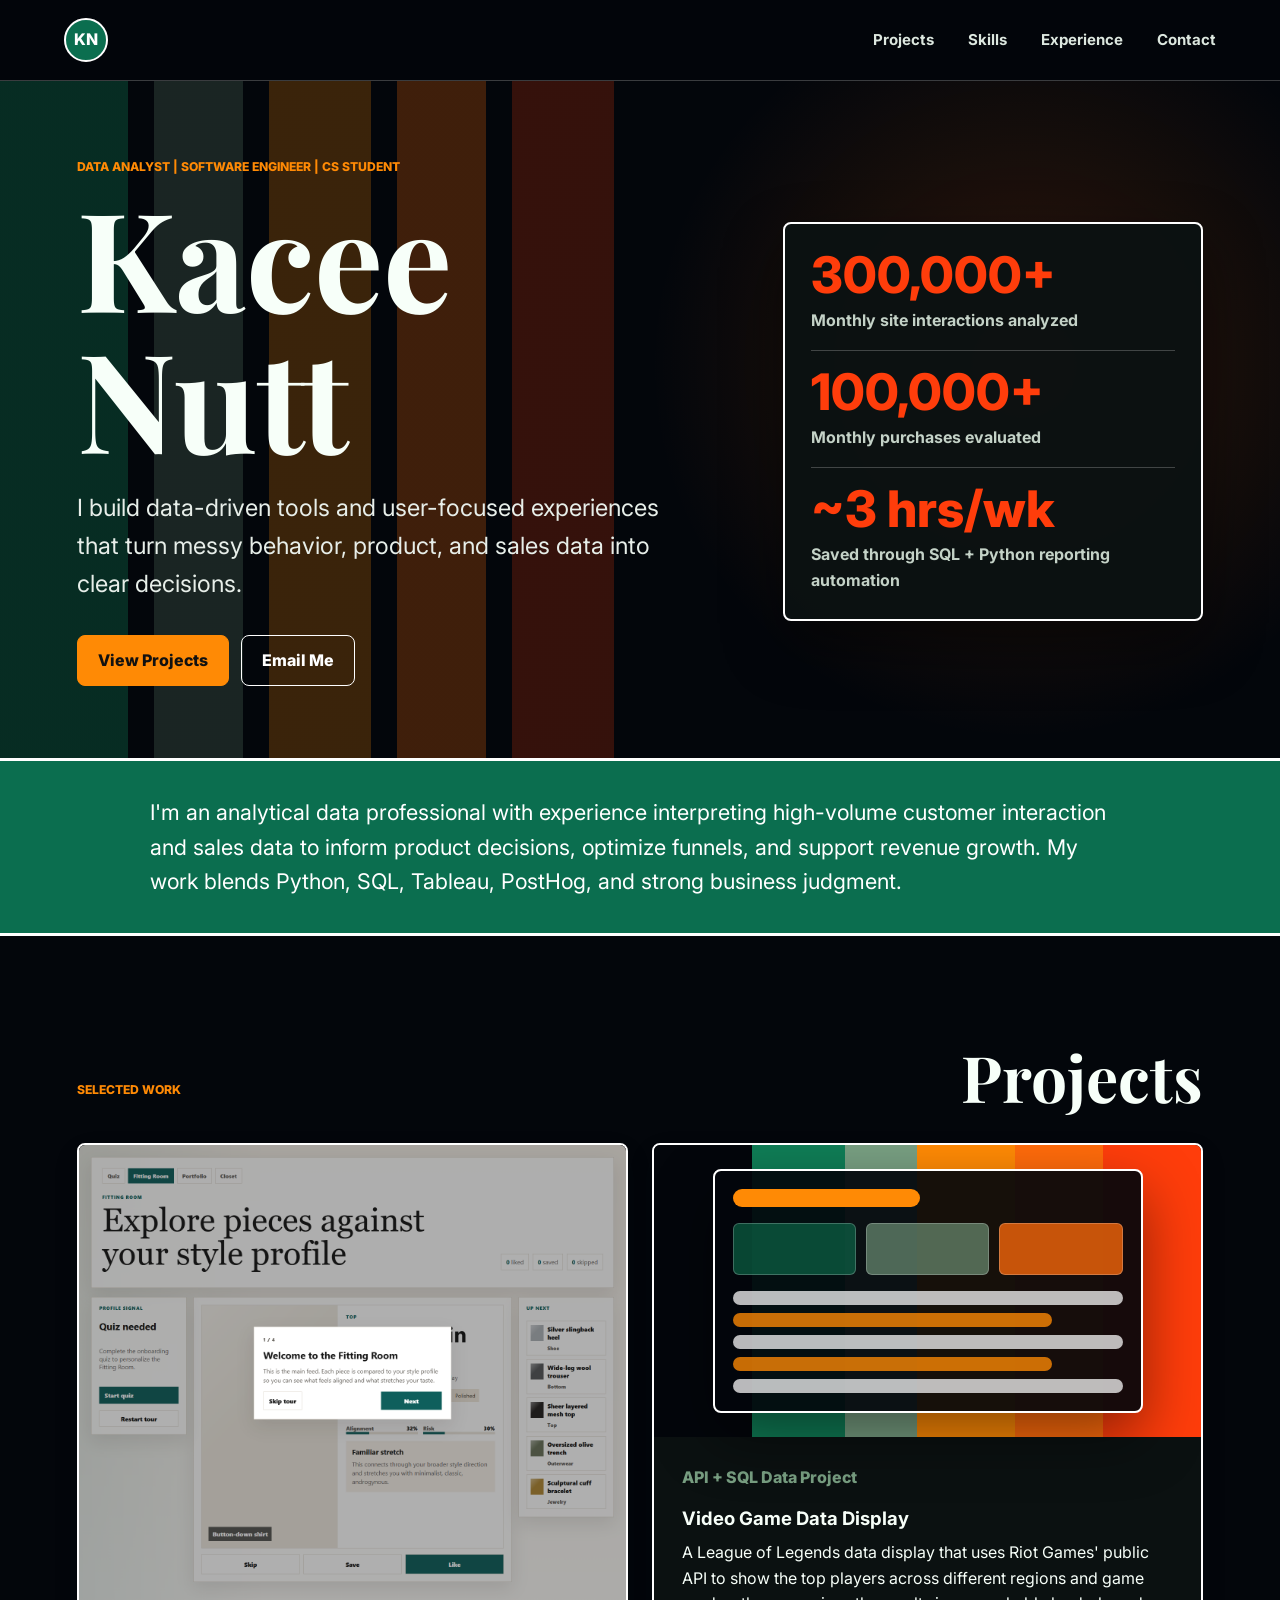
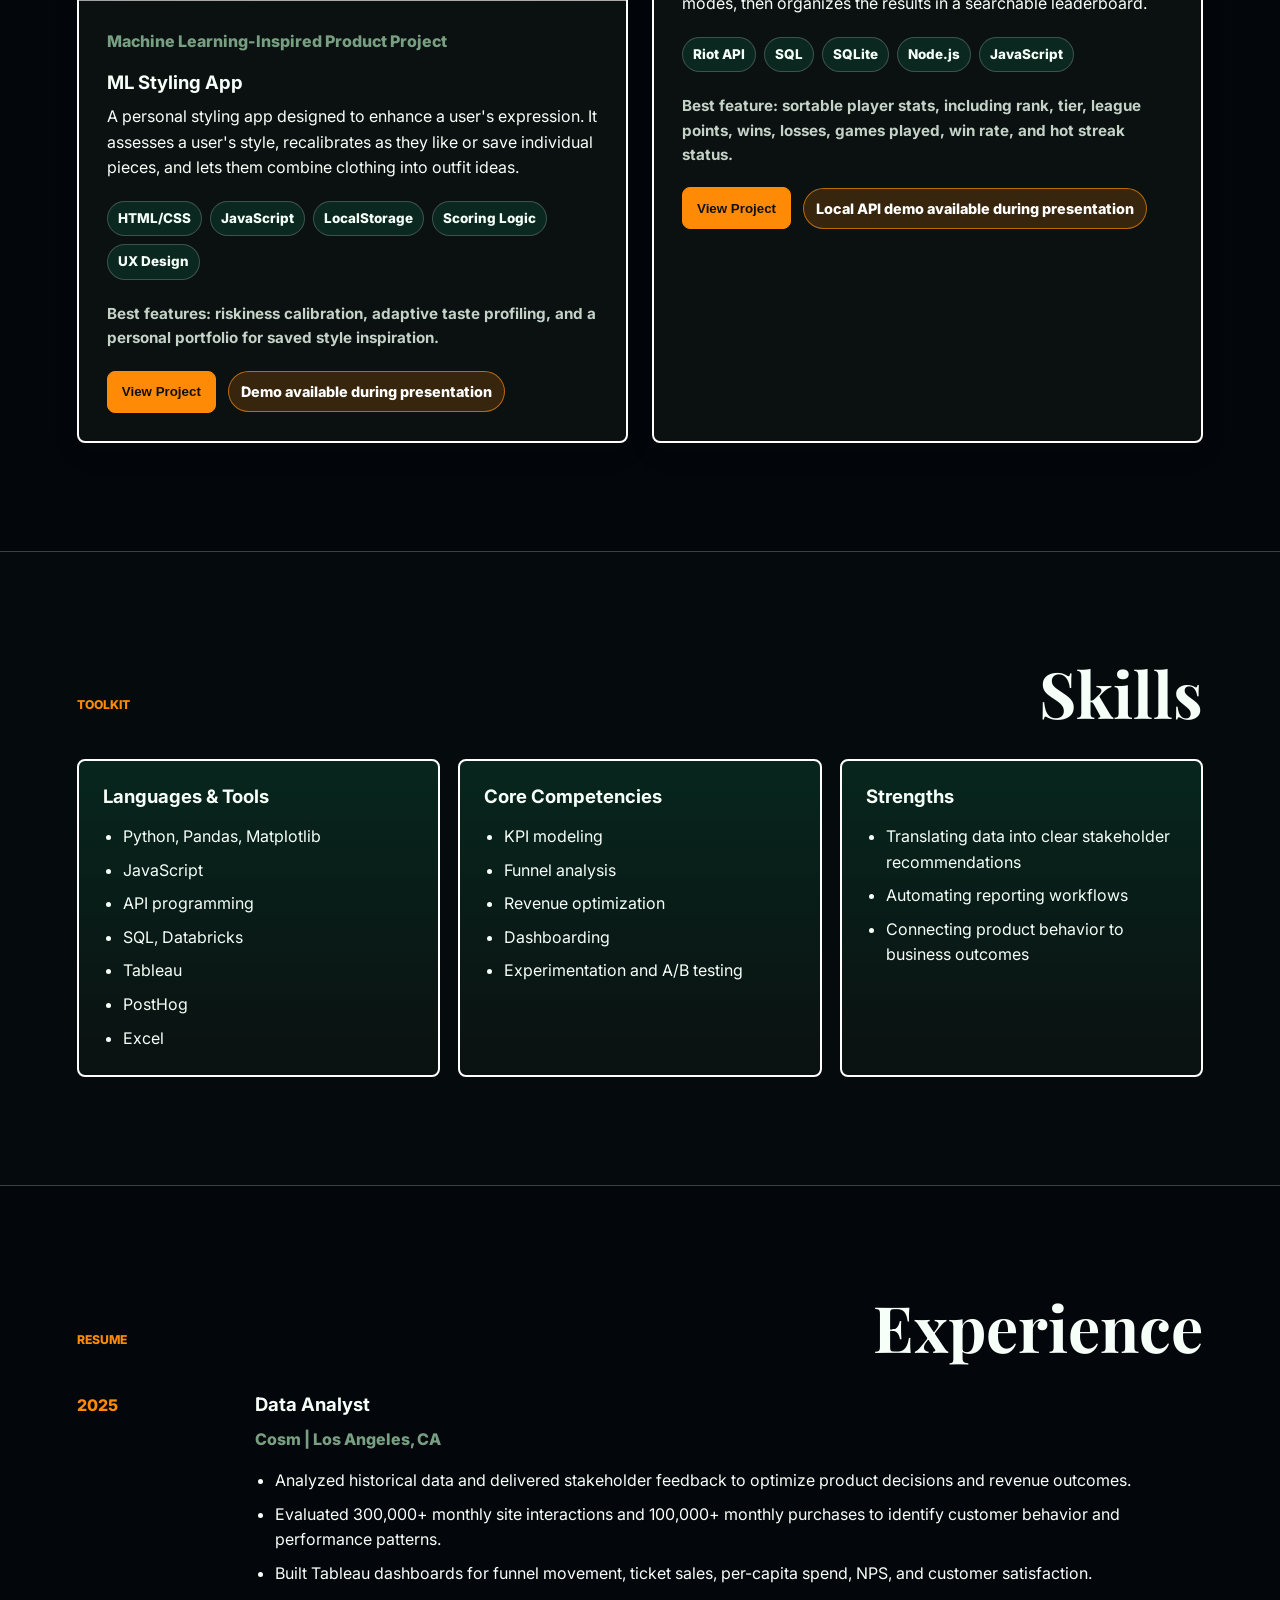
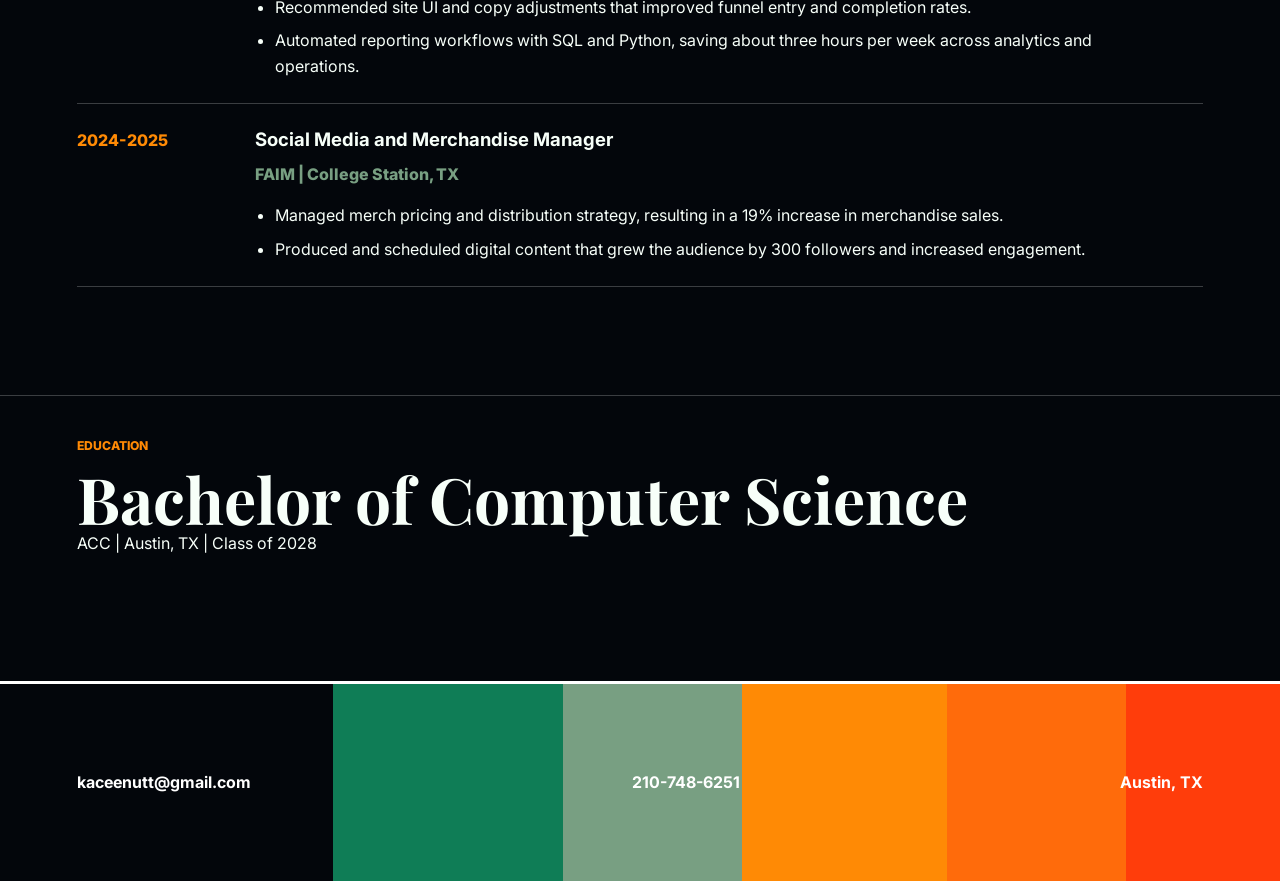
<file: index.html>
<!DOCTYPE html>
<html lang="en">
  <head>
    <meta charset="UTF-8" />
    <meta name="viewport" content="width=device-width, initial-scale=1.0" />
    <title>Kacee Nutt | CS Portfolio</title>
    <link rel="preconnect" href="https://fonts.googleapis.com" />
    <link rel="preconnect" href="https://fonts.gstatic.com" crossorigin />
    <link
      href="https://fonts.googleapis.com/css2?family=Inter:wght@400;500;600;700;800&family=Playfair+Display:wght@700&display=swap"
      rel="stylesheet"
    />
    <link rel="stylesheet" href="styles.css" />
    <script defer src="script.js"></script>
  </head>
  <body>
    <header class="site-header">
      <a class="brand" href="#top" aria-label="Kacee Nutt home">KN</a>
      <nav class="nav" aria-label="Primary navigation">
        <a href="#projects">Projects</a>
        <a href="#skills">Skills</a>
        <a href="#experience">Experience</a>
        <a href="#contact">Contact</a>
      </nav>
    </header>

    <main id="top">
      <section class="hero">
        <div class="hero-copy">
          <p class="eyebrow">Data Analyst | Software Engineer | CS Student</p>
          <h1>Kacee Nutt</h1>
          <p class="hero-text">
            I build data-driven tools and user-focused experiences that turn messy behavior, product,
            and sales data into clear decisions.
          </p>
          <div class="hero-actions">
            <a class="button primary" href="#projects">View Projects</a>
            <a class="button secondary" href="mailto:kaceenutt@gmail.com">Email Me</a>
          </div>
        </div>
        <aside class="hero-panel" aria-label="Portfolio highlights">
          <div>
            <span class="metric">300,000+</span>
            <span class="label">Monthly site interactions analyzed</span>
          </div>
          <div>
            <span class="metric">100,000+</span>
            <span class="label">Monthly purchases evaluated</span>
          </div>
          <div>
            <span class="metric">~3 hrs/wk</span>
            <span class="label">Saved through SQL + Python reporting automation</span>
          </div>
        </aside>
      </section>

      <section class="intro">
        <p>
          I'm an analytical data professional with experience interpreting high-volume customer
          interaction and sales data to inform product decisions, optimize funnels, and support
          revenue growth. My work blends Python, SQL, Tableau, PostHog, and strong business judgment.
        </p>
      </section>

      <section id="projects" class="section">
        <div class="section-heading">
          <p class="eyebrow">Selected Work</p>
          <h2>Projects</h2>
        </div>
        <div class="project-grid">
          <article class="project-card">
            <div class="project-art image-art">
              <img src="assets/styling-app-preview.png" alt="Styling App fitting room interface preview" />
            </div>
            <div class="project-body">
              <p class="project-type">Machine Learning-Inspired Product Project</p>
              <h3>ML Styling App</h3>
              <p>
                A personal styling app designed to enhance a user's expression. It assesses a user's
                style, recalibrates as they like or save individual pieces, and lets them combine
                clothing into outfit ideas.
              </p>
              <ul class="tag-list">
                <li>HTML/CSS</li>
                <li>JavaScript</li>
                <li>LocalStorage</li>
                <li>Scoring Logic</li>
                <li>UX Design</li>
              </ul>
              <p class="feature-note">
                Best features: riskiness calibration, adaptive taste profiling, and a personal
                portfolio for saved style inspiration.
              </p>
              <div class="project-actions">
                <button class="project-button" type="button" data-project="styling">View Project</button>
                <span class="project-note">Demo available during presentation</span>
              </div>
            </div>
          </article>

          <article class="project-card">
            <div class="project-art dashboard-art" aria-hidden="true">
              <div class="dashboard-window">
                <div class="dashboard-topline"></div>
                <div class="dashboard-metrics">
                  <span></span><span></span><span></span>
                </div>
                <div class="dashboard-table">
                  <span></span><span></span><span></span><span></span><span></span>
                </div>
              </div>
            </div>
            <div class="project-body">
              <p class="project-type">API + SQL Data Project</p>
              <h3>Video Game Data Display</h3>
              <p>
                A League of Legends data display that uses Riot Games' public API to show the top
                players across different regions and game modes, then organizes the results in a
                searchable leaderboard.
              </p>
              <ul class="tag-list">
                <li>Riot API</li>
                <li>SQL</li>
                <li>SQLite</li>
                <li>Node.js</li>
                <li>JavaScript</li>
              </ul>
              <p class="feature-note">
                Best feature: sortable player stats, including rank, tier, league points, wins,
                losses, games played, win rate, and hot streak status.
              </p>
              <div class="project-actions">
                <button class="project-button" type="button" data-project="league">View Project</button>
                <span class="project-note">Local API demo available during presentation</span>
              </div>
            </div>
          </article>
        </div>
      </section>

      <section id="skills" class="section split-section">
        <div class="section-heading">
          <p class="eyebrow">Toolkit</p>
          <h2>Skills</h2>
        </div>
        <div class="skills-layout">
          <div class="skill-group">
            <h3>Languages & Tools</h3>
            <ul>
              <li>Python, Pandas, Matplotlib</li>
              <li>JavaScript</li>
              <li>API programming</li>
              <li>SQL, Databricks</li>
              <li>Tableau</li>
              <li>PostHog</li>
              <li>Excel</li>
            </ul>
          </div>
          <div class="skill-group">
            <h3>Core Competencies</h3>
            <ul>
              <li>KPI modeling</li>
              <li>Funnel analysis</li>
              <li>Revenue optimization</li>
              <li>Dashboarding</li>
              <li>Experimentation and A/B testing</li>
            </ul>
          </div>
          <div class="skill-group">
            <h3>Strengths</h3>
            <ul>
              <li>Translating data into clear stakeholder recommendations</li>
              <li>Automating reporting workflows</li>
              <li>Connecting product behavior to business outcomes</li>
            </ul>
          </div>
        </div>
      </section>

      <section id="experience" class="section">
        <div class="section-heading">
          <p class="eyebrow">Resume</p>
          <h2>Experience</h2>
        </div>
        <div class="timeline">
          <article class="timeline-item">
            <div class="timeline-date">2025</div>
            <div class="timeline-content">
              <h3>Data Analyst</h3>
              <p class="company">Cosm | Los Angeles, CA</p>
              <ul>
                <li>Analyzed historical data and delivered stakeholder feedback to optimize product decisions and revenue outcomes.</li>
                <li>Evaluated 300,000+ monthly site interactions and 100,000+ monthly purchases to identify customer behavior and performance patterns.</li>
                <li>Built Tableau dashboards for funnel movement, ticket sales, per-capita spend, NPS, and customer satisfaction.</li>
                <li>Recommended site UI and copy adjustments that improved funnel entry and completion rates.</li>
                <li>Automated reporting workflows with SQL and Python, saving about three hours per week across analytics and operations.</li>
              </ul>
            </div>
          </article>

          <article class="timeline-item">
            <div class="timeline-date">2024-2025</div>
            <div class="timeline-content">
              <h3>Social Media and Merchandise Manager</h3>
              <p class="company">FAIM | College Station, TX</p>
              <ul>
                <li>Managed merch pricing and distribution strategy, resulting in a 19% increase in merchandise sales.</li>
                <li>Produced and scheduled digital content that grew the audience by 300 followers and increased engagement.</li>
              </ul>
            </div>
          </article>
        </div>
      </section>

      <section class="section education-section">
        <div>
          <p class="eyebrow">Education</p>
          <h2>Bachelor of Computer Science</h2>
          <p>ACC | Austin, TX | Class of 2028</p>
        </div>
      </section>
    </main>

    <footer id="contact" class="footer">
      <div class="contact-links">
        <a href="mailto:kaceenutt@gmail.com">kaceenutt@gmail.com</a>
        <a href="tel:+12107486251">210-748-6251</a>
        <span>Austin, TX</span>
      </div>
    </footer>

    <div class="project-modal" id="project-modal" aria-hidden="true">
      <div class="modal-backdrop" data-close-modal></div>
      <section class="modal-panel" role="dialog" aria-modal="true" aria-labelledby="modal-title">
        <button class="modal-close" type="button" aria-label="Close project walkthrough" data-close-modal>Close</button>
        <div class="modal-content" id="modal-content"></div>
      </section>
    </div>
  </body>
</html>
</file>
<file: styles.css>
:root {
  --ink: #f7fff9;
  --muted: #c4d2c7;
  --paper: #03060b;
  --panel: #0b1111;
  --line: rgba(255, 255, 255, 0.22);
  --teal: #0f7d56;
  --sage: #789f82;
  --orange: #ff8a05;
  --coral: #ff3d0b;
  --gold: #ff6b0b;
  --forest: #0b6e4f;
  --shadow: 0 24px 60px rgba(0, 0, 0, 0.45);
}

* {
  box-sizing: border-box;
}

html {
  scroll-behavior: smooth;
}

body {
  margin: 0;
  background: var(--paper);
  color: var(--ink);
  font-family: Inter, Arial, sans-serif;
  line-height: 1.6;
}

body.modal-open {
  overflow: hidden;
}

a {
  color: inherit;
}

.site-header {
  position: sticky;
  top: 0;
  z-index: 10;
  display: flex;
  align-items: center;
  justify-content: space-between;
  gap: 24px;
  padding: 18px clamp(20px, 5vw, 72px);
  background: rgba(3, 6, 11, 0.9);
  border-bottom: 1px solid var(--line);
  backdrop-filter: blur(12px);
}

.brand {
  display: grid;
  place-items: center;
  width: 44px;
  height: 44px;
  color: #ffffff;
  background: var(--forest);
  border: 2px solid #ffffff;
  border-radius: 50%;
  font-weight: 800;
  text-decoration: none;
}

.nav {
  display: flex;
  align-items: center;
  gap: clamp(14px, 3vw, 34px);
  color: #dce7df;
  font-size: 0.94rem;
  font-weight: 700;
}

.nav a {
  text-decoration: none;
}

.nav a:hover {
  color: var(--orange);
}

.hero {
  display: grid;
  grid-template-columns: minmax(0, 1fr) minmax(290px, 420px);
  gap: clamp(34px, 6vw, 86px);
  align-items: center;
  min-height: auto;
  padding: clamp(52px, 6vw, 76px) clamp(20px, 6vw, 86px) clamp(48px, 6vw, 72px);
  background:
    linear-gradient(90deg, rgba(15, 125, 86, 0.32) 0 10%, transparent 10% 12%, rgba(120, 159, 130, 0.2) 12% 19%, transparent 19% 21%, rgba(255, 138, 5, 0.22) 21% 29%, transparent 29% 31%, rgba(255, 107, 11, 0.24) 31% 38%, transparent 38% 40%, rgba(255, 61, 11, 0.2) 40% 48%, transparent 48%),
    radial-gradient(circle at 80% 42%, rgba(255, 107, 11, 0.18), transparent 34%),
    var(--paper);
}

.eyebrow {
  margin: 0 0 10px;
  color: var(--orange);
  font-size: 0.76rem;
  font-weight: 800;
  letter-spacing: 0;
  text-transform: uppercase;
}

h1,
h2,
h3,
p {
  margin-top: 0;
}

h1,
h2 {
  font-family: "Playfair Display", Georgia, serif;
  line-height: 1.02;
}

h1 {
  max-width: 760px;
  margin-bottom: 22px;
  font-size: clamp(4rem, 12vw, 8.6rem);
}

h2 {
  margin-bottom: 0;
  font-size: clamp(2.1rem, 5vw, 4.2rem);
}

h3 {
  margin-bottom: 10px;
  font-size: 1.16rem;
  line-height: 1.25;
}

.hero-text {
  max-width: 690px;
  color: #e7eee9;
  font-size: clamp(1.1rem, 2vw, 1.48rem);
}

.hero-actions {
  display: flex;
  flex-wrap: wrap;
  gap: 12px;
  margin-top: 32px;
}

.button {
  display: inline-flex;
  align-items: center;
  justify-content: center;
  min-height: 48px;
  padding: 12px 20px;
  border: 1px solid #ffffff;
  border-radius: 8px;
  font-weight: 800;
  text-decoration: none;
}

.button.primary {
  color: #111111;
  background: var(--orange);
  border-color: var(--orange);
}

.button.secondary {
  color: #ffffff;
  background: transparent;
}

.button:hover {
  transform: translateY(-1px);
}

.hero-panel {
  display: grid;
  gap: 16px;
  padding: 26px;
  background: rgba(11, 17, 17, 0.94);
  border: 2px solid #ffffff;
  border-radius: 8px;
  box-shadow: var(--shadow);
}

.hero-panel div {
  padding-bottom: 16px;
  border-bottom: 1px solid var(--line);
}

.hero-panel div:last-child {
  padding-bottom: 0;
  border-bottom: 0;
}

.metric {
  display: block;
  color: var(--coral);
  font-size: clamp(2rem, 5vw, 3.15rem);
  font-weight: 800;
  line-height: 1;
}

.label {
  display: block;
  margin-top: 8px;
  color: var(--muted);
  font-weight: 700;
}

.intro {
  padding: 34px clamp(20px, 6vw, 86px);
  background: var(--forest);
  color: #ffffff;
  border-top: 3px solid #ffffff;
  border-bottom: 3px solid #ffffff;
}

.intro p {
  max-width: 980px;
  margin: 0 auto;
  font-size: clamp(1.05rem, 2vw, 1.35rem);
}

.section {
  padding: clamp(64px, 9vw, 108px) clamp(20px, 6vw, 86px);
}

.section-heading {
  display: flex;
  align-items: end;
  justify-content: space-between;
  gap: 24px;
  margin-bottom: 34px;
}

.project-grid {
  display: grid;
  grid-template-columns: repeat(2, minmax(0, 1fr));
  gap: 24px;
}

.project-card {
  overflow: hidden;
  background: var(--panel);
  border: 2px solid #ffffff;
  border-radius: 8px;
  box-shadow: 0 10px 28px rgba(24, 33, 38, 0.08);
}

.project-art {
  position: relative;
  min-height: 250px;
  background: #08100f;
}

.image-art {
  overflow: hidden;
  background: #03060b;
}

.image-art img {
  display: block;
  width: 100%;
  height: 100%;
  min-height: 250px;
  object-fit: cover;
  object-position: center top;
}

.analytics-art {
  display: flex;
  align-items: end;
  gap: 18px;
  padding: 34px;
}

.analytics-art span {
  width: 20%;
  border-radius: 8px 8px 0 0;
  background: var(--forest);
}

.analytics-art span:nth-child(1) { height: 42%; background: var(--forest); }
.analytics-art span:nth-child(2) { height: 68%; background: var(--sage); }
.analytics-art span:nth-child(3) { height: 88%; background: var(--orange); }
.analytics-art span:nth-child(4) { height: 56%; background: var(--coral); }

.product-art {
  display: grid;
  place-items: center;
  background: linear-gradient(90deg, #03060b 0 20%, #0f7d56 20% 40%, #789f82 40% 58%, #ff8a05 58% 75%, #ff6b0b 75% 88%, #ff3d0b 88% 100%);
}

.product-art span {
  position: absolute;
  border: 2px solid #ffffff;
  border-radius: 8px;
  background: rgba(3, 6, 11, 0.88);
}

.product-art span:nth-child(1) {
  width: 58%;
  height: 58%;
}

.product-art span:nth-child(2) {
  width: 38%;
  height: 30%;
  transform: translate(44px, 32px);
  background: rgba(255, 138, 5, 0.9);
}

.product-art span:nth-child(3) {
  width: 26%;
  height: 42%;
  transform: translate(-62px, -24px);
  background: rgba(120, 159, 130, 0.92);
}

.dashboard-art {
  display: grid;
  place-items: center;
  padding: 24px;
  background:
    linear-gradient(90deg, #03060b 0 18%, #0f7d56 18% 35%, #789f82 35% 48%, #ff8a05 48% 66%, #ff6b0b 66% 82%, #ff3d0b 82% 100%);
}

.dashboard-window {
  width: min(88%, 430px);
  padding: 18px;
  background: rgba(3, 6, 11, 0.92);
  border: 2px solid #ffffff;
  border-radius: 8px;
  box-shadow: var(--shadow);
}

.dashboard-topline {
  width: 48%;
  height: 18px;
  margin-bottom: 16px;
  background: var(--orange);
  border-radius: 999px;
}

.dashboard-metrics {
  display: grid;
  grid-template-columns: repeat(3, 1fr);
  gap: 10px;
  margin-bottom: 16px;
}

.dashboard-metrics span {
  height: 52px;
  border: 1px solid var(--line);
  background: rgba(15, 125, 86, 0.55);
  border-radius: 6px;
}

.dashboard-metrics span:nth-child(2) {
  background: rgba(120, 159, 130, 0.62);
}

.dashboard-metrics span:nth-child(3) {
  background: rgba(255, 107, 11, 0.76);
}

.dashboard-table {
  display: grid;
  gap: 8px;
}

.dashboard-table span {
  height: 14px;
  background: rgba(255, 255, 255, 0.72);
  border-radius: 999px;
}

.dashboard-table span:nth-child(even) {
  width: 82%;
  background: rgba(255, 138, 5, 0.78);
}

.project-body {
  padding: 28px;
}

.project-type,
.company {
  color: var(--sage);
  font-weight: 800;
}

.tag-list {
  display: flex;
  flex-wrap: wrap;
  gap: 8px;
  padding: 0;
  margin: 20px 0 22px;
  list-style: none;
}

.tag-list li {
  padding: 6px 10px;
  background: rgba(15, 125, 86, 0.22);
  border: 1px solid rgba(255, 255, 255, 0.2);
  border-radius: 999px;
  color: #f4fff7;
  font-size: 0.84rem;
  font-weight: 800;
}

.feature-note {
  margin-bottom: 20px;
  color: var(--muted);
  font-size: 0.95rem;
  font-weight: 700;
}

.text-link {
  color: var(--orange);
  font-weight: 800;
  text-decoration-thickness: 2px;
  text-underline-offset: 5px;
}

.project-links {
  display: flex;
  flex-wrap: wrap;
  gap: 14px;
}

.project-actions {
  display: flex;
  flex-wrap: wrap;
  align-items: center;
  gap: 12px;
}

.project-button {
  min-height: 42px;
  padding: 9px 14px;
  color: #111111;
  background: var(--orange);
  border: 1px solid var(--orange);
  border-radius: 8px;
  cursor: pointer;
  font-weight: 850;
}

.project-button:hover {
  transform: translateY(-1px);
}

.secondary-link {
  color: var(--sage);
}

.project-note {
  display: inline-flex;
  width: fit-content;
  padding: 8px 12px;
  color: #ffffff;
  background: rgba(255, 138, 5, 0.18);
  border: 1px solid rgba(255, 138, 5, 0.68);
  border-radius: 999px;
  font-size: 0.9rem;
  font-weight: 800;
}

.split-section {
  background: #050b0c;
  border-top: 1px solid var(--line);
  border-bottom: 1px solid var(--line);
}

.skills-layout {
  display: grid;
  grid-template-columns: repeat(3, minmax(0, 1fr));
  gap: 18px;
}

.skill-group {
  padding: 24px;
  background: linear-gradient(180deg, rgba(15, 125, 86, 0.24), rgba(11, 17, 17, 0.96));
  border: 2px solid #ffffff;
  border-radius: 8px;
}

.skill-group ul,
.timeline-content ul {
  padding-left: 20px;
  margin-bottom: 0;
}

.skill-group li + li,
.timeline-content li + li {
  margin-top: 8px;
}

.timeline {
  display: grid;
  gap: 24px;
}

.timeline-item {
  display: grid;
  grid-template-columns: 150px minmax(0, 1fr);
  gap: 28px;
  padding-bottom: 24px;
  border-bottom: 1px solid var(--line);
}

.timeline-date {
  color: var(--orange);
  font-weight: 800;
}

.timeline-content {
  max-width: 920px;
}

.education-section {
  padding-top: 40px;
  background: var(--paper);
  border-top: 1px solid var(--line);
}

.education-section div {
  max-width: 980px;
}

.footer {
  padding: clamp(48px, 8vw, 86px) clamp(20px, 6vw, 86px);
  color: #ffffff;
  background: linear-gradient(90deg, #03060b 0 26%, #0f7d56 26% 44%, #789f82 44% 58%, #ff8a05 58% 74%, #ff6b0b 74% 88%, #ff3d0b 88% 100%);
  border-top: 3px solid #ffffff;
}

.footer .eyebrow {
  color: #ffffff;
}

.contact-links {
  display: flex;
  align-items: center;
  justify-content: space-between;
  gap: 18px;
  color: #ffffff;
  font-weight: 700;
}

.contact-links a {
  text-decoration: none;
}

.contact-links a:hover {
  color: #fff;
}

.project-modal {
  position: fixed;
  inset: 0;
  z-index: 100;
  display: none;
}

.project-modal.is-open {
  display: block;
}

.modal-backdrop {
  position: absolute;
  inset: 0;
  background: rgba(0, 0, 0, 0.76);
}

.modal-panel {
  position: relative;
  width: min(1120px, calc(100vw - 32px));
  max-height: calc(100vh - 32px);
  margin: 16px auto;
  overflow: auto;
  color: var(--ink);
  background: #050909;
  border: 2px solid #ffffff;
  border-radius: 8px;
  box-shadow: var(--shadow);
}

.modal-close {
  position: sticky;
  top: 14px;
  z-index: 2;
  float: right;
  min-height: 38px;
  margin: 14px 14px 0 0;
  padding: 8px 12px;
  color: #ffffff;
  background: rgba(3, 6, 11, 0.85);
  border: 1px solid #ffffff;
  border-radius: 8px;
  cursor: pointer;
  font-weight: 800;
}

.modal-content {
  padding: clamp(24px, 5vw, 54px);
}

.walkthrough-hero {
  display: grid;
  grid-template-columns: minmax(0, 0.9fr) minmax(280px, 1fr);
  gap: 28px;
  align-items: center;
  margin-bottom: 28px;
}

.walkthrough-hero p {
  color: #e7eee9;
  font-size: 1.05rem;
}

.walkthrough-visual {
  overflow: hidden;
  min-height: 300px;
  background: linear-gradient(90deg, #03060b 0 18%, #0f7d56 18% 35%, #789f82 35% 48%, #ff8a05 48% 66%, #ff6b0b 66% 82%, #ff3d0b 82% 100%);
  border: 2px solid #ffffff;
  border-radius: 8px;
}

.walkthrough-image {
  display: block;
  width: 100%;
  height: 100%;
  min-height: 300px;
  object-fit: cover;
  object-position: center top;
}

.modal-dashboard {
  margin: 38px auto;
}

.walkthrough-grid {
  display: grid;
  grid-template-columns: repeat(4, minmax(0, 1fr));
  gap: 14px;
}

.walkthrough-card {
  padding: 20px;
  background: rgba(15, 125, 86, 0.22);
  border: 1px solid var(--line);
  border-radius: 8px;
}

.walkthrough-card h3 {
  color: #ffffff;
}

.walkthrough-card p {
  margin-bottom: 0;
  color: var(--muted);
}

.formula-box {
  display: flex;
  align-items: center;
  justify-content: space-between;
  gap: 18px;
  margin-top: 18px;
  padding: 18px 20px;
  background: rgba(255, 138, 5, 0.16);
  border: 1px solid rgba(255, 138, 5, 0.72);
  border-radius: 8px;
}

.formula-box span {
  color: var(--orange);
  font-weight: 850;
  text-transform: uppercase;
}

.formula-box code {
  color: #ffffff;
  font-family: Inter, Arial, sans-serif;
  font-weight: 800;
}

@media (max-width: 860px) {
  .site-header,
  .footer,
  .section-heading {
    align-items: flex-start;
    flex-direction: column;
  }

  .nav {
    width: 100%;
    justify-content: space-between;
    gap: 10px;
  }

  .hero,
  .project-grid,
  .skills-layout,
  .timeline-item,
  .walkthrough-hero,
  .walkthrough-grid {
    grid-template-columns: 1fr;
  }

  .hero {
    min-height: auto;
  }

  .timeline-item {
    gap: 8px;
  }

  .contact-links {
    align-items: flex-start;
    flex-direction: column;
  }

  .formula-box {
    align-items: flex-start;
    flex-direction: column;
  }
}

@media (max-width: 520px) {
  .nav {
    flex-wrap: wrap;
    justify-content: flex-start;
    column-gap: 22px;
    row-gap: 10px;
  }

  h1 {
    font-size: 3.2rem;
  }

  .hero-panel,
  .project-body,
  .skill-group {
    padding: 20px;
  }

  .project-art {
    min-height: 210px;
  }
}
</file>
